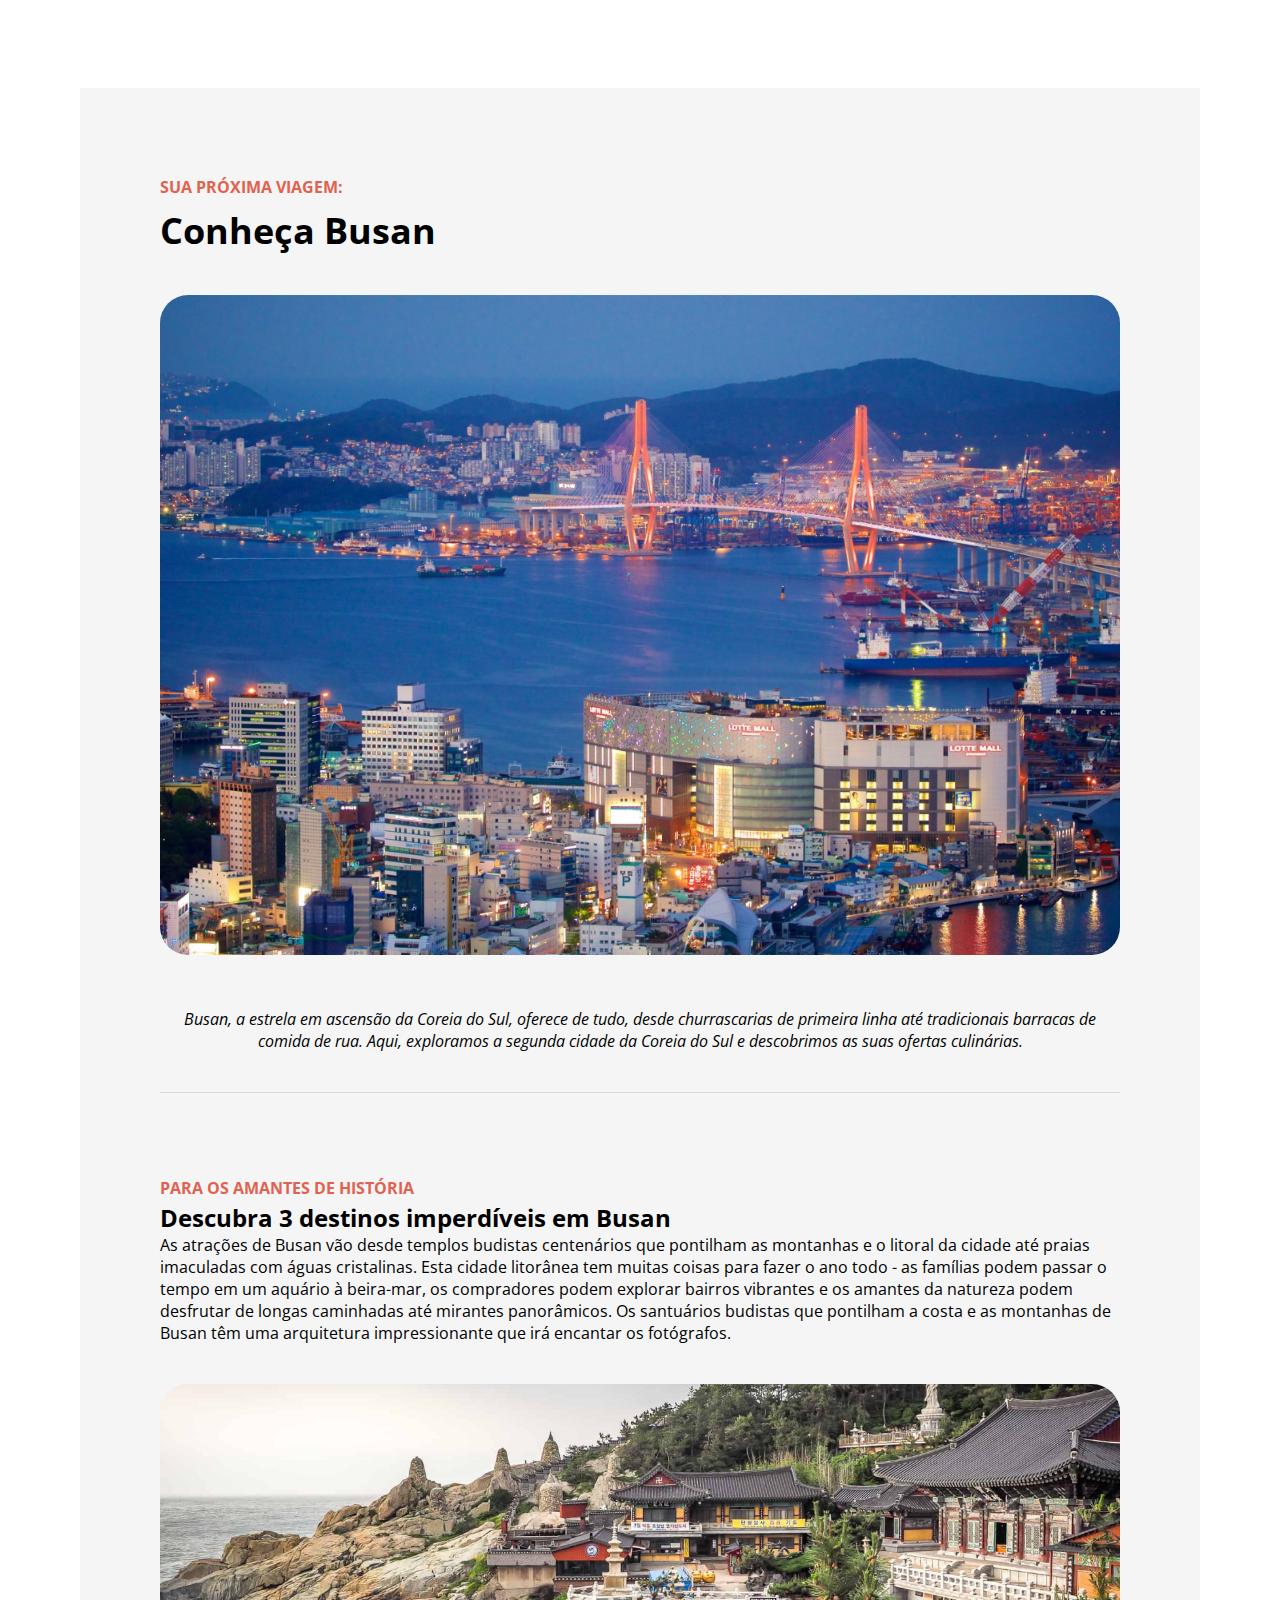
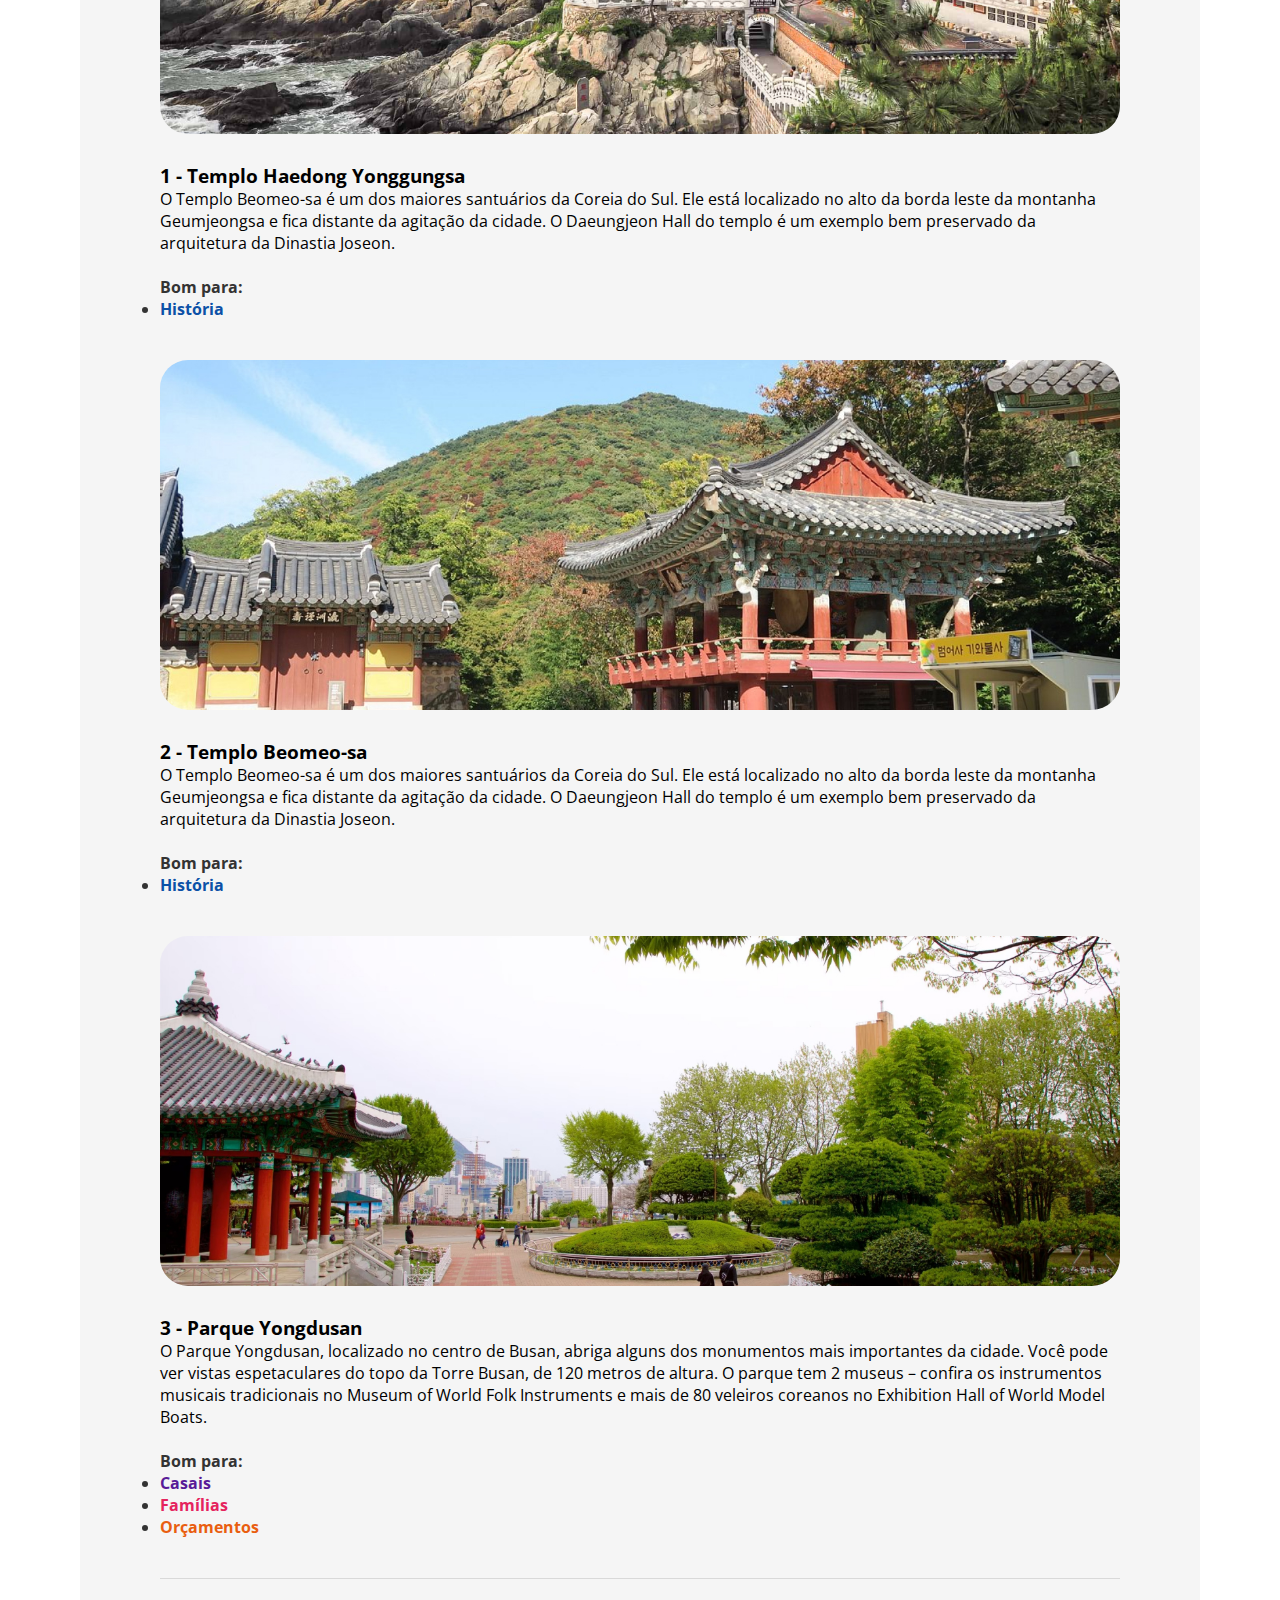
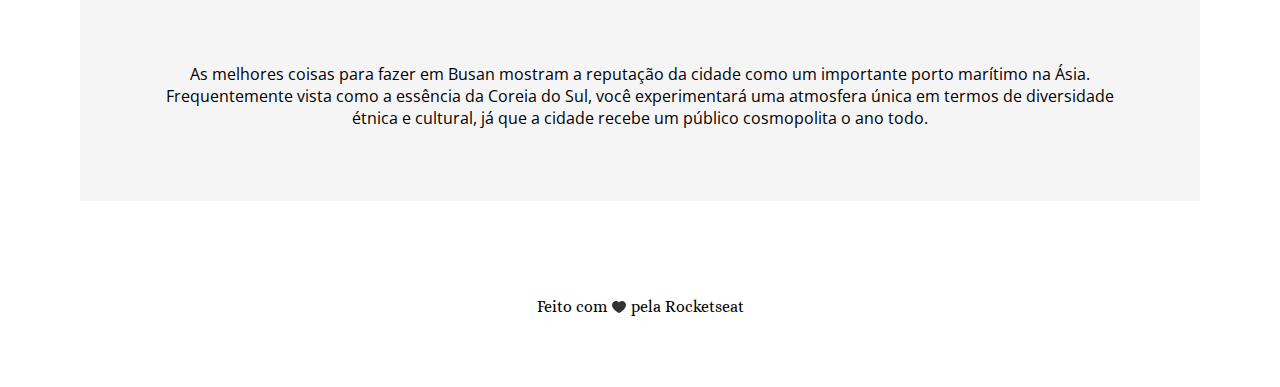
<file: index.html>
<!DOCTYPE html>
<html lang="pt-br">
<head>
    <meta charset="UTF-8">
    <meta name="viewport" content="width=device-width, initial-scale=1.0">
    <link rel="preconnect" href="https://fonts.googleapis.com">
    <link rel="preconnect" href="https://fonts.gstatic.com" crossorigin>
    
    <title>Desafio - Local Turístico</title>
    <link href="https://fonts.googleapis.com/css2?family=Alice&family=Open+Sans:ital,wght@0,300..800;1,300..800&display=swap" rel="stylesheet">

    <link rel="stylesheet" href="style.css">
    
</head>
<body>
    <main id="principal">
        <section id="title">
            <p class="destaque">Sua próxima viagem:</p>
            <h1>Conheça Busan</h1>
        
            <img src="assets/Image_01.jpg" alt="foto da cidade de Busan">
            
            <p class="italic">Busan, a estrela em ascensão da Coreia do Sul, oferece de tudo, desde churrascarias de primeira linha até tradicionais barracas de comida de rua. Aqui, exploramos a segunda cidade da Coreia do Sul e descobrimos as suas ofertas culinárias.</p>
        </section>
       <div class="divider"></div>
       <section id="list">
            <p class="destaque">Para os amantes de história</p>
            <h2>Descubra 3 destinos imperdíveis em Busan</h2>
            <p>As atrações de Busan vão desde templos budistas centenários que pontilham as montanhas e o litoral da cidade até praias imaculadas com águas cristalinas. Esta cidade litorânea tem muitas coisas para fazer o ano todo - as famílias podem passar o tempo em um aquário à beira-mar, os compradores podem explorar bairros vibrantes e os amantes da natureza podem desfrutar de longas caminhadas até mirantes panorâmicos.
            Os santuários budistas que pontilham a costa e as montanhas de Busan têm uma arquitetura impressionante que irá encantar os fotógrafos.</p>

                <div class="locals">
                    <img src="assets/Image_02.jpg" alt="">
                    <h3>1 - Templo Haedong Yonggungsa</h3>
                    <p>O Templo Beomeo-sa é um dos maiores santuários da Coreia do Sul. Ele está localizado no alto da borda leste da montanha Geumjeongsa e fica distante da agitação da cidade. O Daeungjeon Hall do templo é um exemplo bem preservado da arquitetura da Dinastia Joseon.
                    <br><br>
                    <strong>Bom para:</strong> </p>
                    <ul>
                        <li>História</li>
                    </ul>
                </div>

                <div class="locals">
                    <img src="assets/Image_03.jpg" alt="">
                    <h3>2 - Templo Beomeo-sa</h3>
                    <p>O Templo Beomeo-sa é um dos maiores santuários da Coreia do Sul. Ele está localizado no alto da borda leste da montanha Geumjeongsa e fica distante da agitação da cidade. O Daeungjeon Hall do templo é um exemplo bem preservado da arquitetura da Dinastia Joseon.
                    <br><br>
                    <strong>Bom para:</strong> </p>
                    <ul>
                        <li>História</li>
                    </ul>
                </div>

                <div class="locals">
                    <img src="assets/Image_04.jpg" alt="">
                    <h3>3 - Parque Yongdusan</h3>
                    <p>O Parque Yongdusan, localizado no centro de Busan, abriga alguns dos monumentos mais importantes da cidade. Você pode ver vistas espetaculares do topo da Torre Busan, de 120 metros de altura. O parque tem 2 museus – confira os instrumentos musicais tradicionais no Museum of World Folk Instruments e mais de 80 veleiros coreanos no Exhibition Hall of World Model Boats.
                    <br><br>
                    <strong>Bom para:</strong> </p>
                    <ul class="colors">
                        <li>Casais</li>
                        <li>Famílias</li>
                        <li>Orçamentos</li>
                    </ul>
                </div>
            </section>
            <div class="divider"></div>
            <p class="center">As melhores coisas para fazer em Busan mostram a reputação da cidade como um importante porto marítimo na Ásia. Frequentemente vista como a essência da Coreia do Sul, você experimentará uma atmosfera única em termos de diversidade étnica e cultural, já que a cidade recebe um público cosmopolita o ano todo.</p>
    </main>
    
    <footer>
        Feito com <img src="assets/ph_heart-fill.svg" alt=""> pela Rocketseat
    </footer>

</body>
</html>
</file>
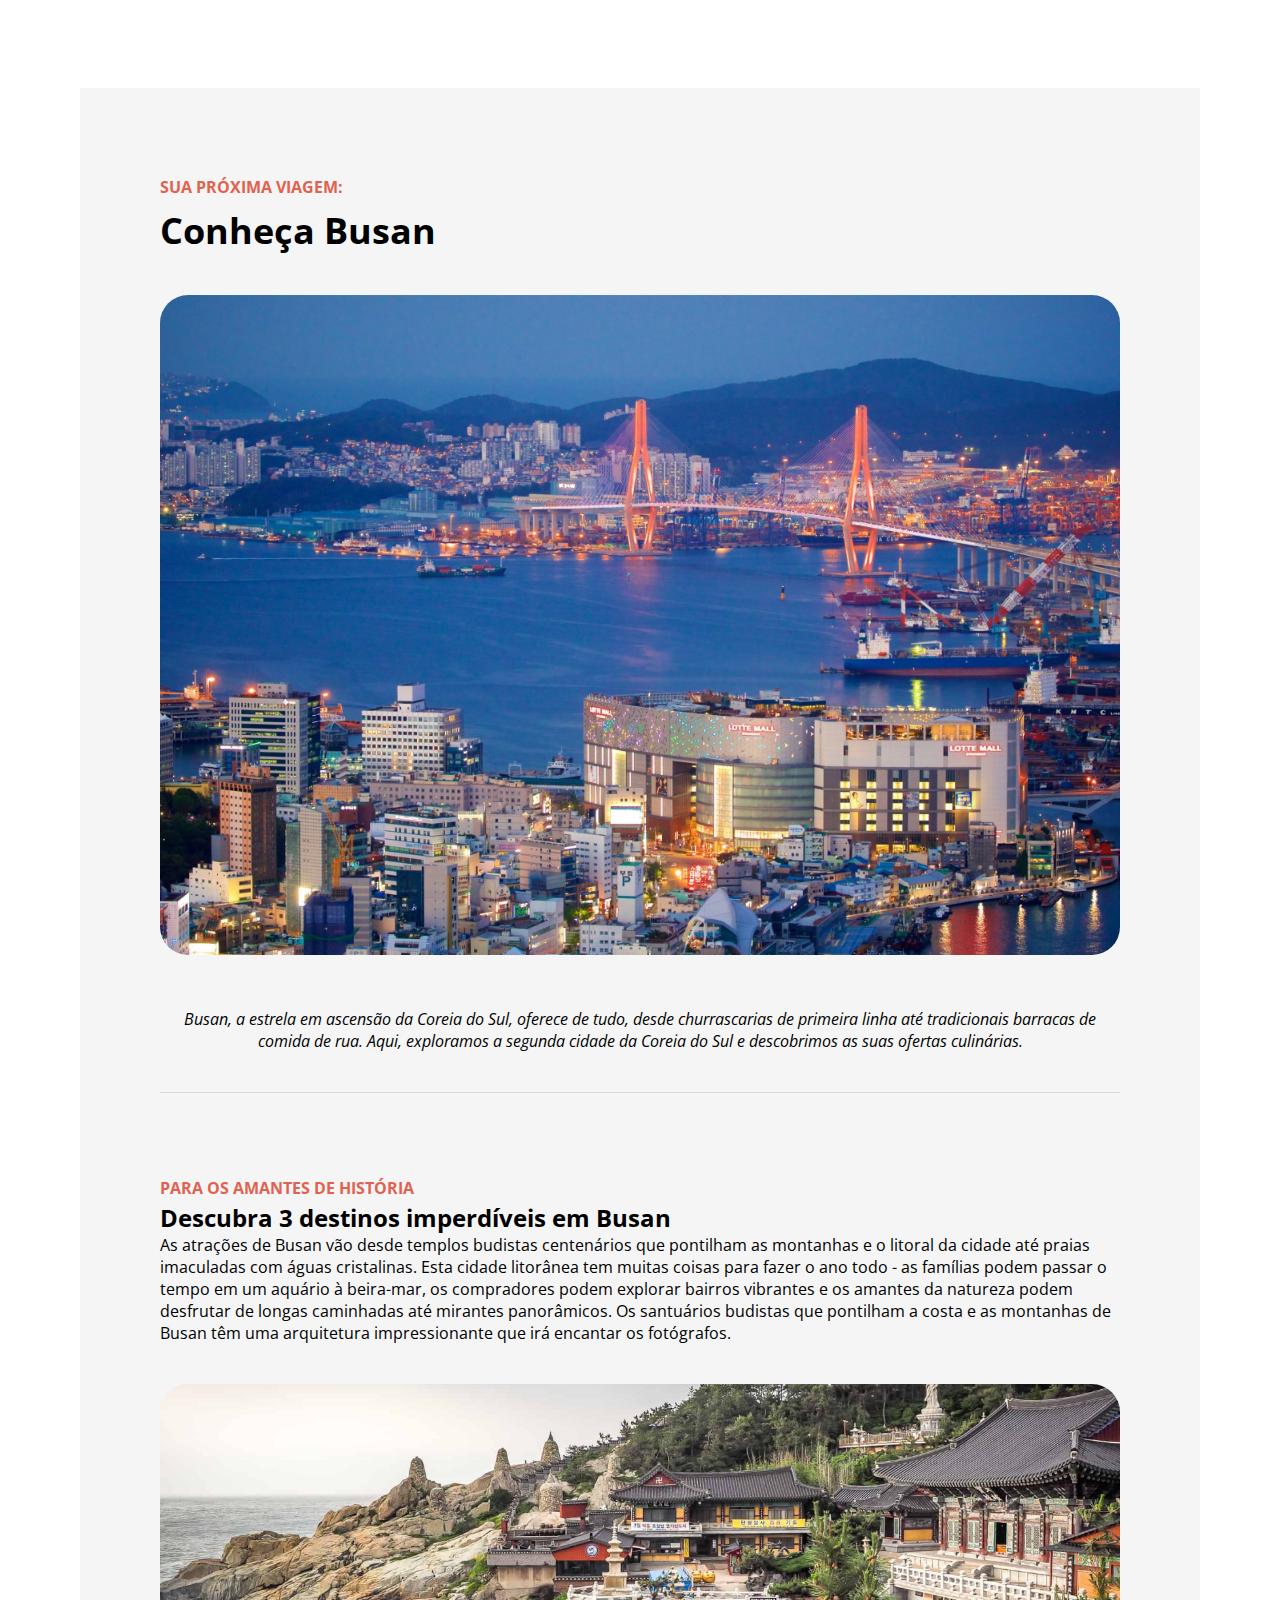
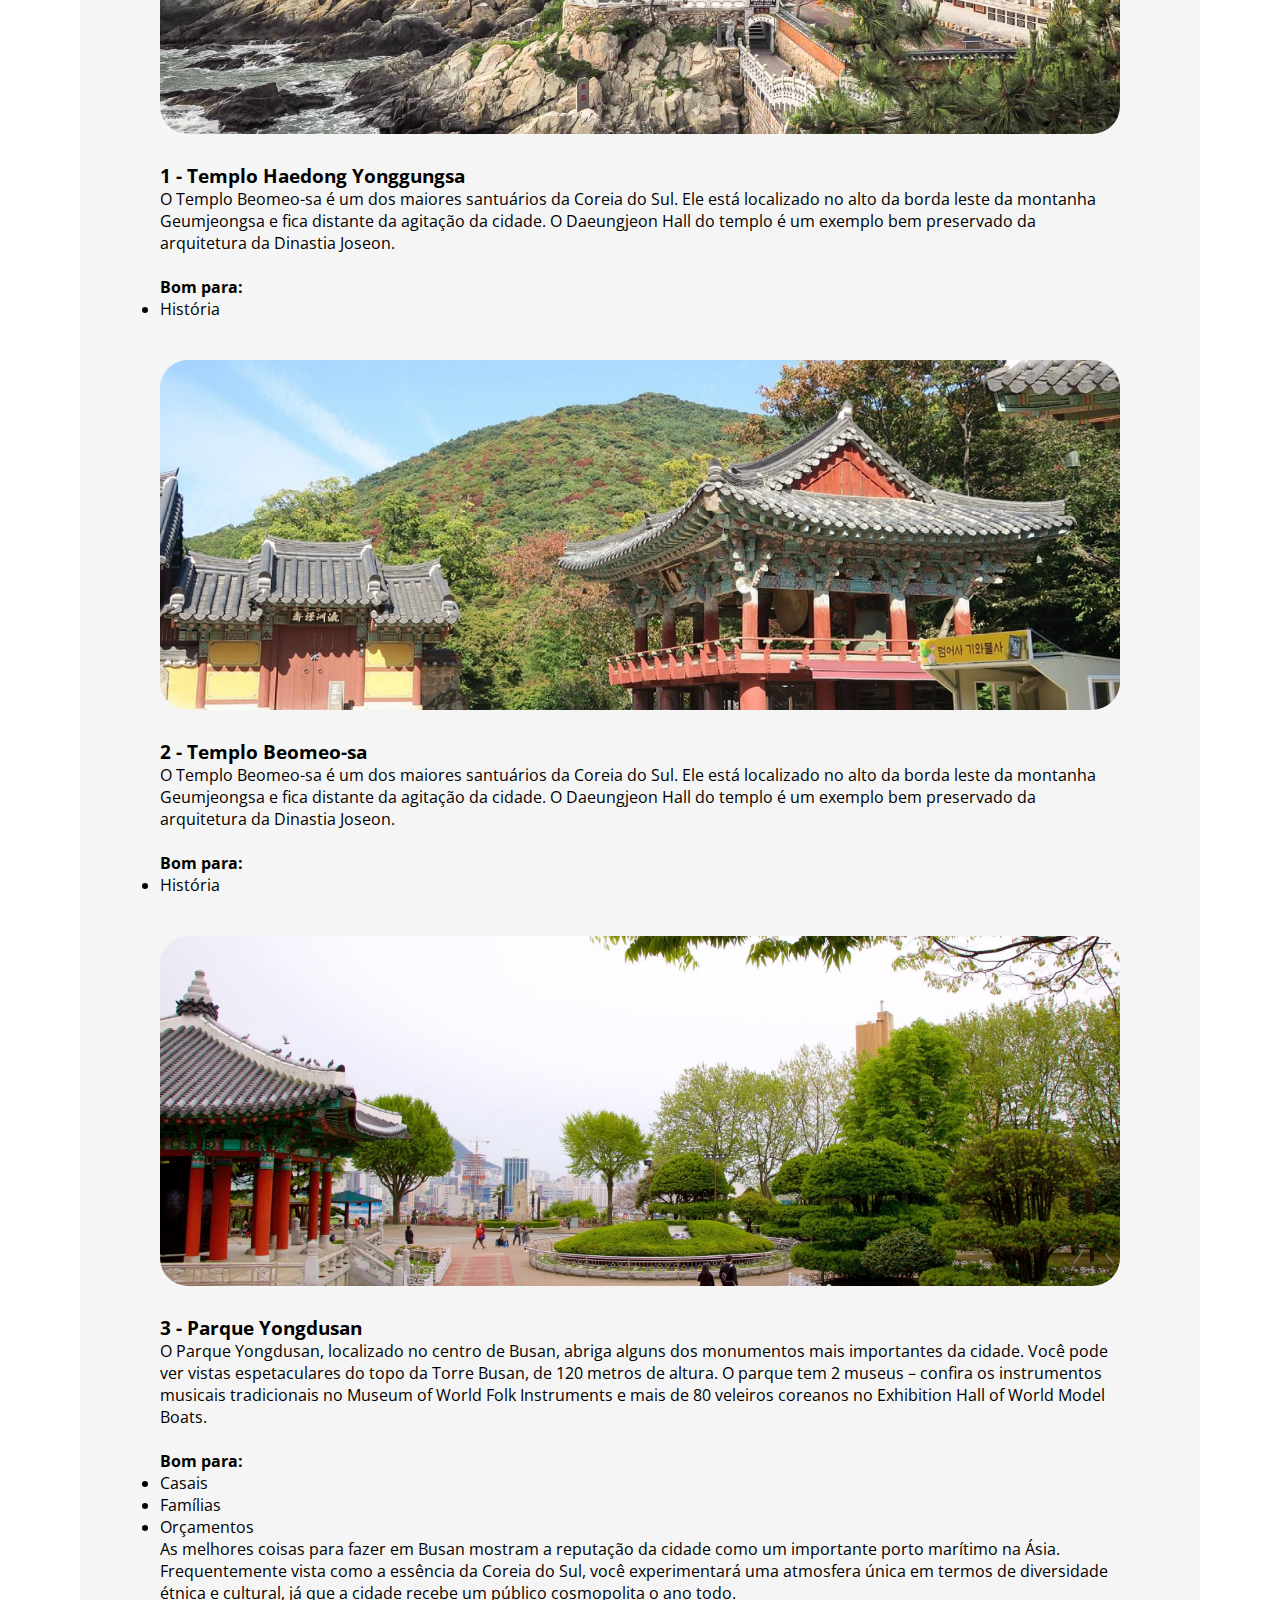
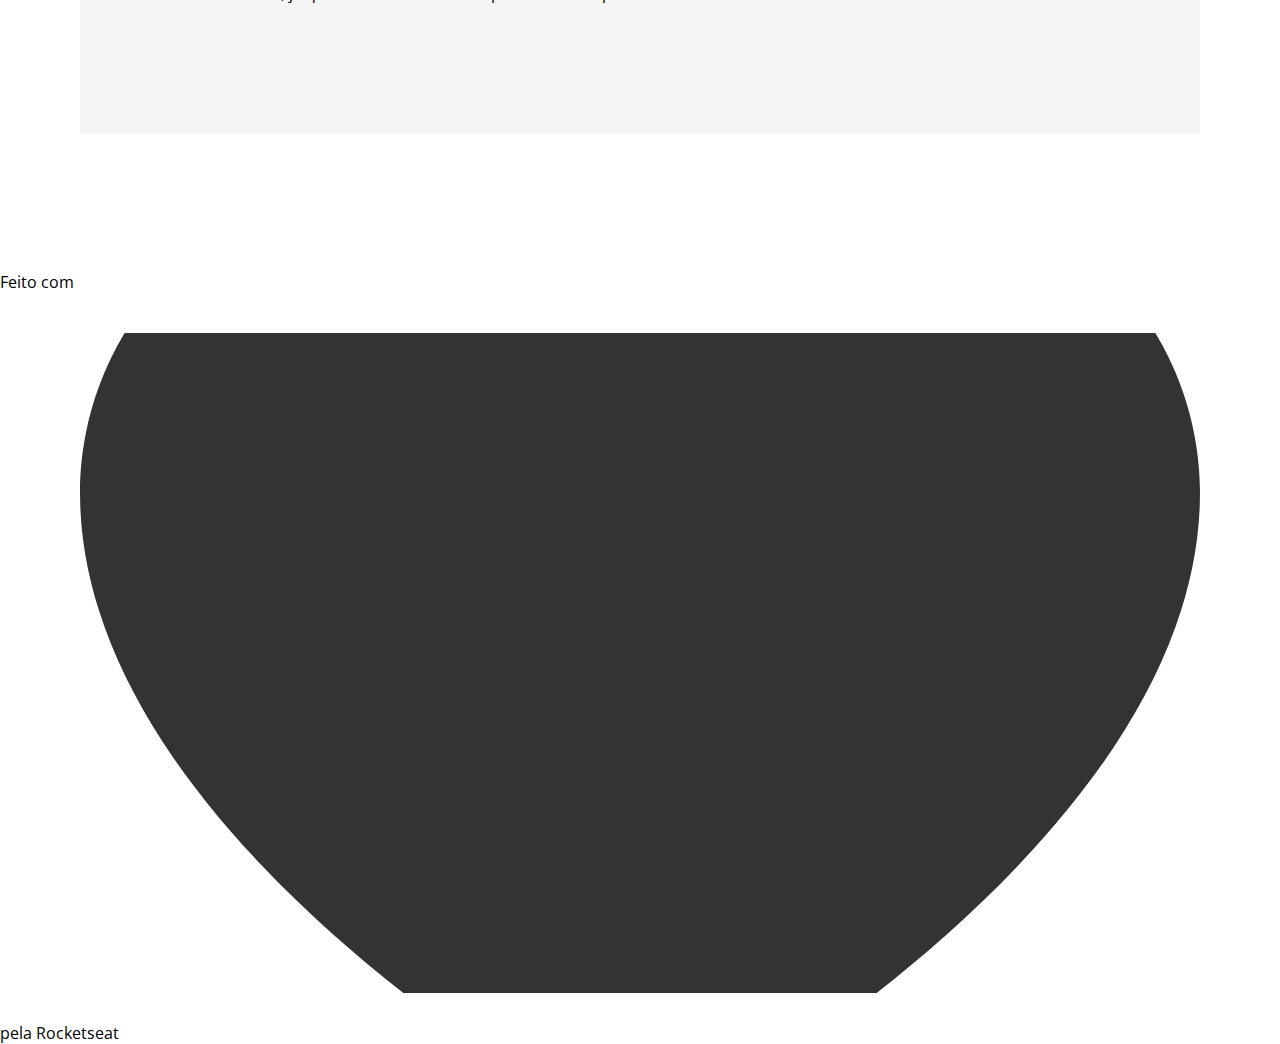
<file: assets/index.html>
<!DOCTYPE html>
<html lang="pt-br">
<head>
    <meta charset="UTF-8">
    <meta name="viewport" content="width=device-width, initial-scale=1.0">
    <link rel="preconnect" href="https://fonts.googleapis.com">
    <link rel="preconnect" href="https://fonts.gstatic.com" crossorigin>
    
    <title>Desafio - Local Turístico</title>
    <link href="https://fonts.googleapis.com/css2?family=Open+Sans:ital,wght@0,300..800;1,300..800&display=swap" rel="stylesheet">
    <link rel="stylesheet" href="style.css">
    
</head>
<body>
    <main id="principal">
        <section id="title">
            <p class="destaque">Sua próxima viagem:</p>
            <h1>Conheça Busan</h1>
        
            <img src="Image_01.jpg" alt="foto da cidade de Busan">
            
            <p class="italic">Busan, a estrela em ascensão da Coreia do Sul, oferece de tudo, desde churrascarias de primeira linha até tradicionais barracas de comida de rua. Aqui, exploramos a segunda cidade da Coreia do Sul e descobrimos as suas ofertas culinárias.</p>
        </section>
       <div class="divider"></div>
       <section id="list">
            <p class="destaque">Para os amantes de história</p>
            <h2>Descubra 3 destinos imperdíveis em Busan</h2>
            <p>As atrações de Busan vão desde templos budistas centenários que pontilham as montanhas e o litoral da cidade até praias imaculadas com águas cristalinas. Esta cidade litorânea tem muitas coisas para fazer o ano todo - as famílias podem passar o tempo em um aquário à beira-mar, os compradores podem explorar bairros vibrantes e os amantes da natureza podem desfrutar de longas caminhadas até mirantes panorâmicos.
            Os santuários budistas que pontilham a costa e as montanhas de Busan têm uma arquitetura impressionante que irá encantar os fotógrafos.</p>

                <div class="locals">
                    <img src="Image_02.jpg" alt="">
                    <h3>1 - Templo Haedong Yonggungsa</h3>
                    <p>O Templo Beomeo-sa é um dos maiores santuários da Coreia do Sul. Ele está localizado no alto da borda leste da montanha Geumjeongsa e fica distante da agitação da cidade. O Daeungjeon Hall do templo é um exemplo bem preservado da arquitetura da Dinastia Joseon.
                    <br><br>
                    <strong>Bom para:</strong> </p>
                    <ul>
                        <li>História</li>
                    </ul>
                </div>

                <div class="locals">
                    <img src="Image_03.jpg" alt="">
                    <h3>2 - Templo Beomeo-sa</h3>
                    <p>O Templo Beomeo-sa é um dos maiores santuários da Coreia do Sul. Ele está localizado no alto da borda leste da montanha Geumjeongsa e fica distante da agitação da cidade. O Daeungjeon Hall do templo é um exemplo bem preservado da arquitetura da Dinastia Joseon.
                    <br><br>
                    <strong>Bom para:</strong> </p>
                    <ul>
                        <li>História</li>
                    </ul>
                </div>

                <div class="locals">
                    <img src="Image_04.jpg" alt="">
                    <h3>3 - Parque Yongdusan</h3>
                    <p>O Parque Yongdusan, localizado no centro de Busan, abriga alguns dos monumentos mais importantes da cidade. Você pode ver vistas espetaculares do topo da Torre Busan, de 120 metros de altura. O parque tem 2 museus – confira os instrumentos musicais tradicionais no Museum of World Folk Instruments e mais de 80 veleiros coreanos no Exhibition Hall of World Model Boats.
                    <br><br>
                    <strong>Bom para:</strong> </p>
                    <ul>
                        <li>Casais</li>
                        <li>Famílias</li>
                        <li>Orçamentos</li>
                    </ul>
                </div>
            </section>
            <p>As melhores coisas para fazer em Busan mostram a reputação da cidade como um importante porto marítimo na Ásia. Frequentemente vista como a essência da Coreia do Sul, você experimentará uma atmosfera única em termos de diversidade étnica e cultural, já que a cidade recebe um público cosmopolita o ano todo.</p>
    </main>
    <footer>
    Feito com <img src="ph_heart-fill.svg" alt=""> pela Rocketseat
    </footer>
</body>
</html>
</file>
<file: style.css>
*{
    margin: 0;
    padding: 0;
    
}

:root{
    font-family: "Open Sans", sans-serif;
    font-size: 16px;
}

#principal{
    margin: 88px auto 58px;
    width: 1120px;
    box-sizing: border-box;
    background-color: rgb(245, 245, 245);
    padding: 88px 80px 72px;
}

#title{
    margin-bottom: 40px;
    
}
.destaque {
    font-weight: bold;
    text-transform: uppercase;
    color: #E1624F;
    padding-bottom: 8px;
    
}

h1{
    font-size: 36px;
    font-weight: bold;
}


img {
    margin: 40px 0 24px 0;
    width: 100%;
    border-radius: 28px;
    object-fit: cover;
    height: 660px;
}



.italic{
    font-style: italic;
    text-align: center;
    margin-top: 24px;
}

.divider{
    width: 100%;
    height: 1px;
    background-color: #D9D9D9;
    margin: 40px 0 84px;
}


.locals img{
    height: 350px;
    object-fit: cover;
}

#list .destaque{
    padding-bottom: 2px;
}

ul li::marker{
    color: #333333;
}

ul li{
    color: #0C51A7;
    font-weight: bold;
}

.colors li:nth-child(1){
    color: #591B98;
}

.colors li:nth-child(2){
    color: #E5245E;
}
.colors li:nth-child(3){
    color: #E95E10;
}

.center{
    text-align: center;
}

footer{
    font-family: alice, serif;
    text-align: center;
    box-sizing: border-box;
    margin: 0 0 48px 0;
}

footer img{
    width: 16px;
    height: 16px;
    vertical-align:-1.7em;
       
}

strong{
    color: #333333;
}
</file>
<file: assets/style.css>
*{
    margin: 0;
    padding: 0;
    
}

:root{
    font-family: "Open Sans", sans-serif;
    font-size: 16px;
}

#principal{
    margin: 88px auto 137px;
    width: 1120px;
    box-sizing: border-box;
    background-color: rgb(245, 245, 245);
    padding: 88px 80px 130px;
}

#title{
    margin-bottom: 40px;
    
}
.destaque {
    font-weight: bold;
    text-transform: uppercase;
    color: #E1624F;
    padding-bottom: 8px;
    
}

h1{
    font-size: 36px;
    font-weight: bold;
}


img {
    margin: 40px 0 24px 0;
    width: 100%;
    border-radius: 28px;
    object-fit: cover;
    height: 660px;
}



.italic{
    font-style: italic;
    text-align: center;
    margin-top: 24px;
}

.divider{
    width: 100%;
    height: 1px;
    background-color: #D9D9D9;
    margin: 40px 0 84px;
}


.locals img{
    height: 350px;
    object-fit: cover;
}

#list .destaque{
    padding-bottom: 2px;
}
</file>
